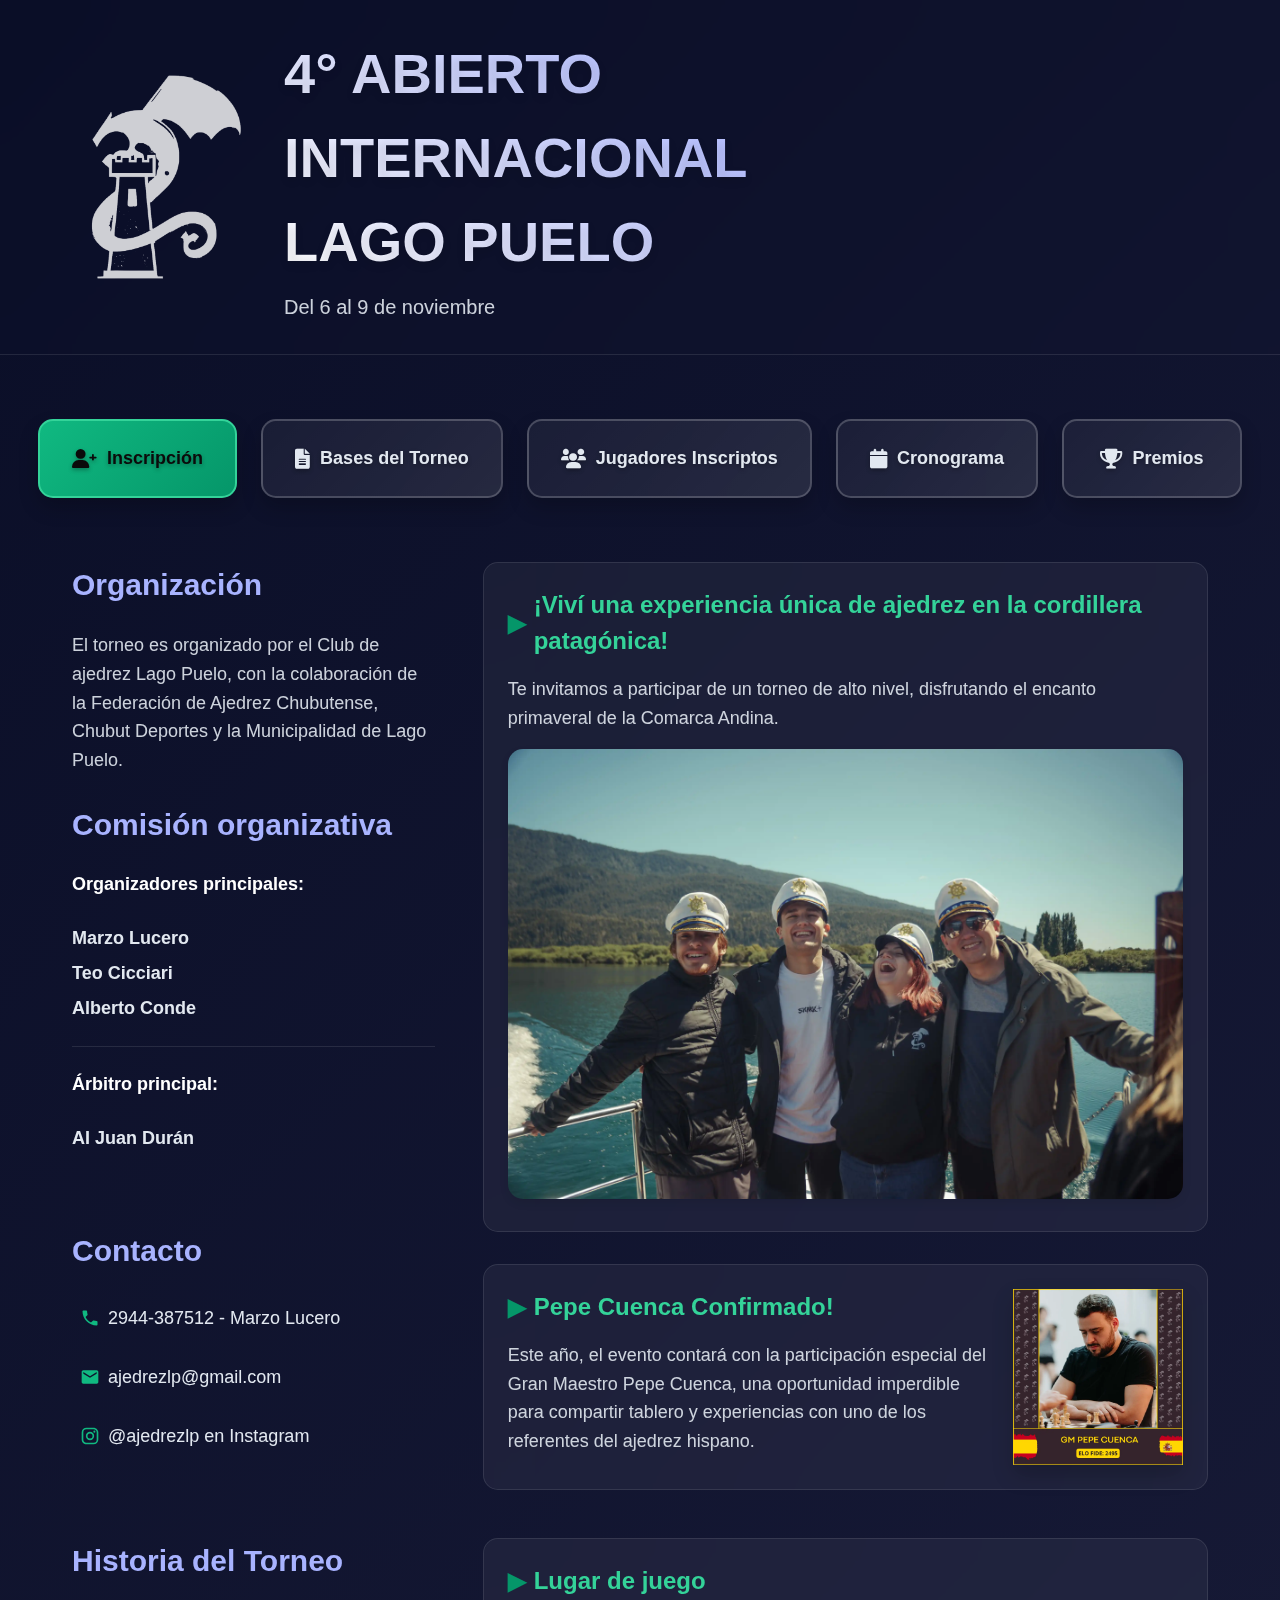
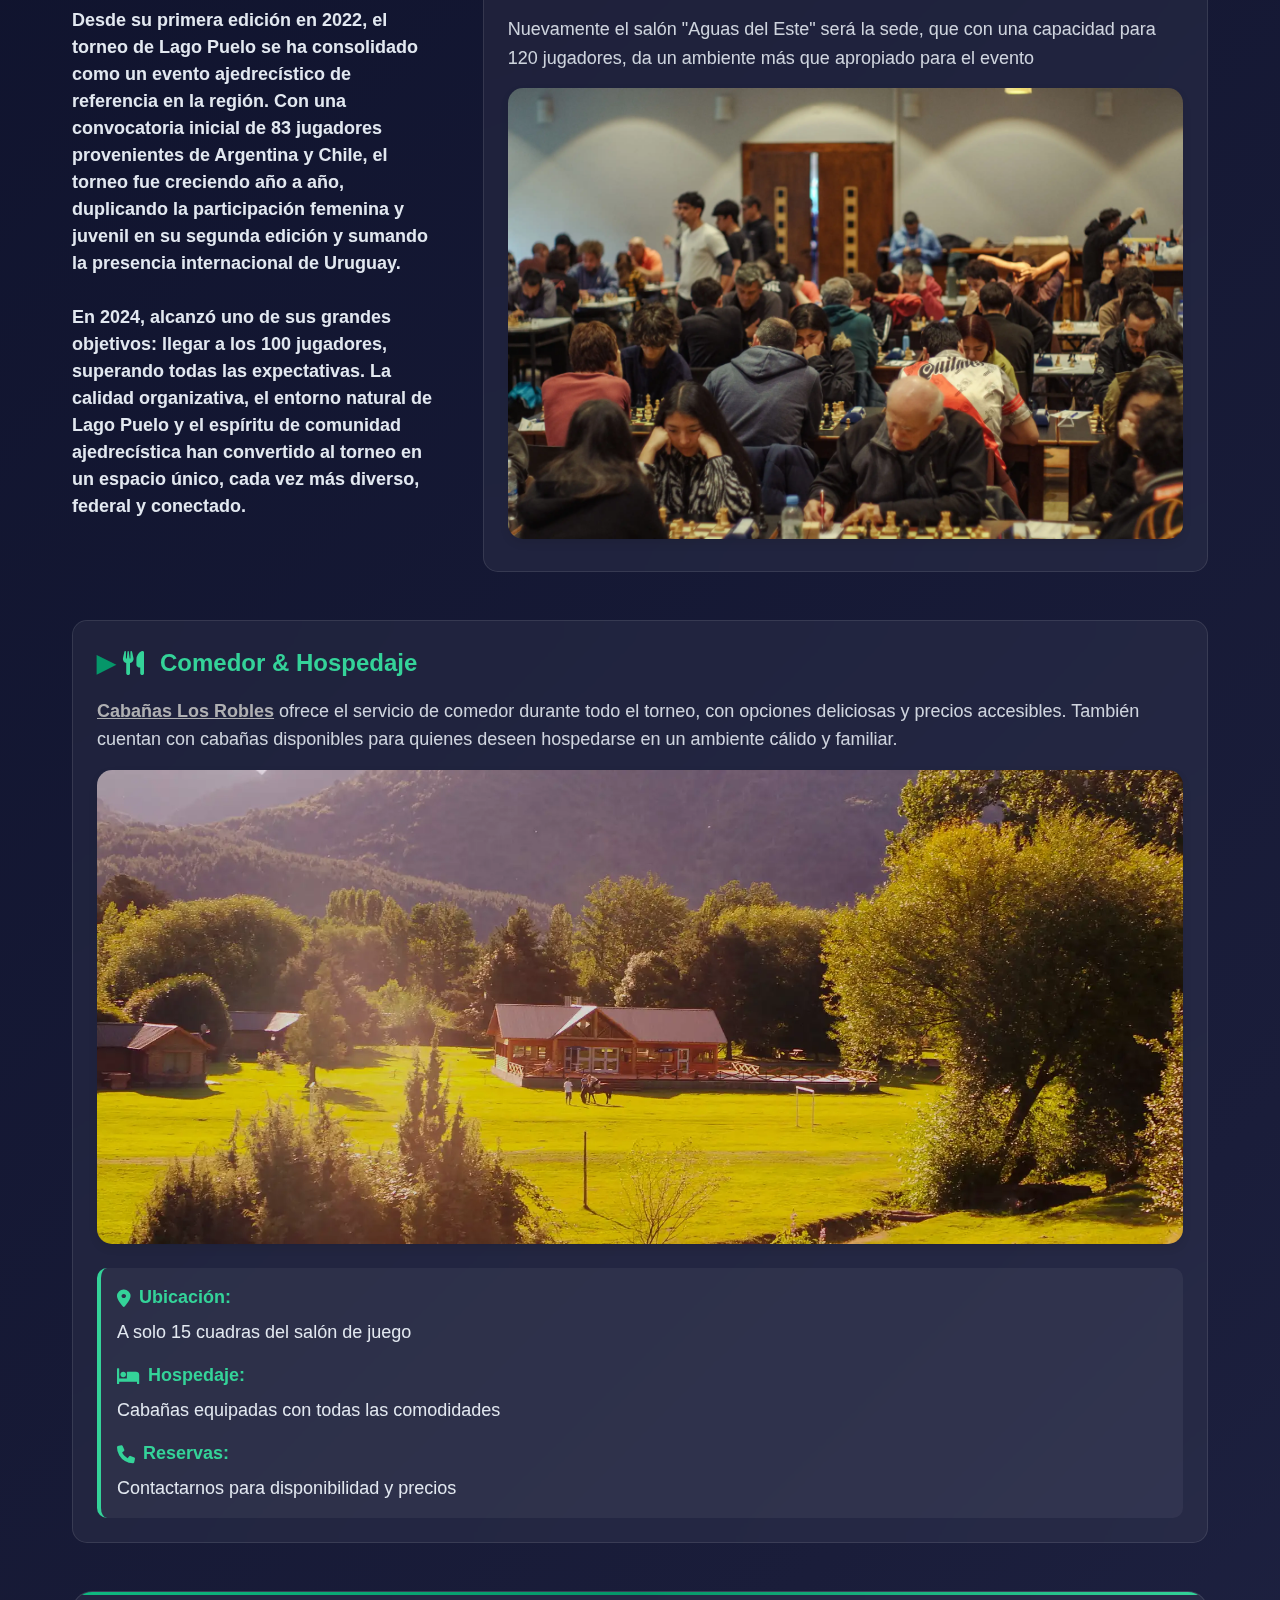
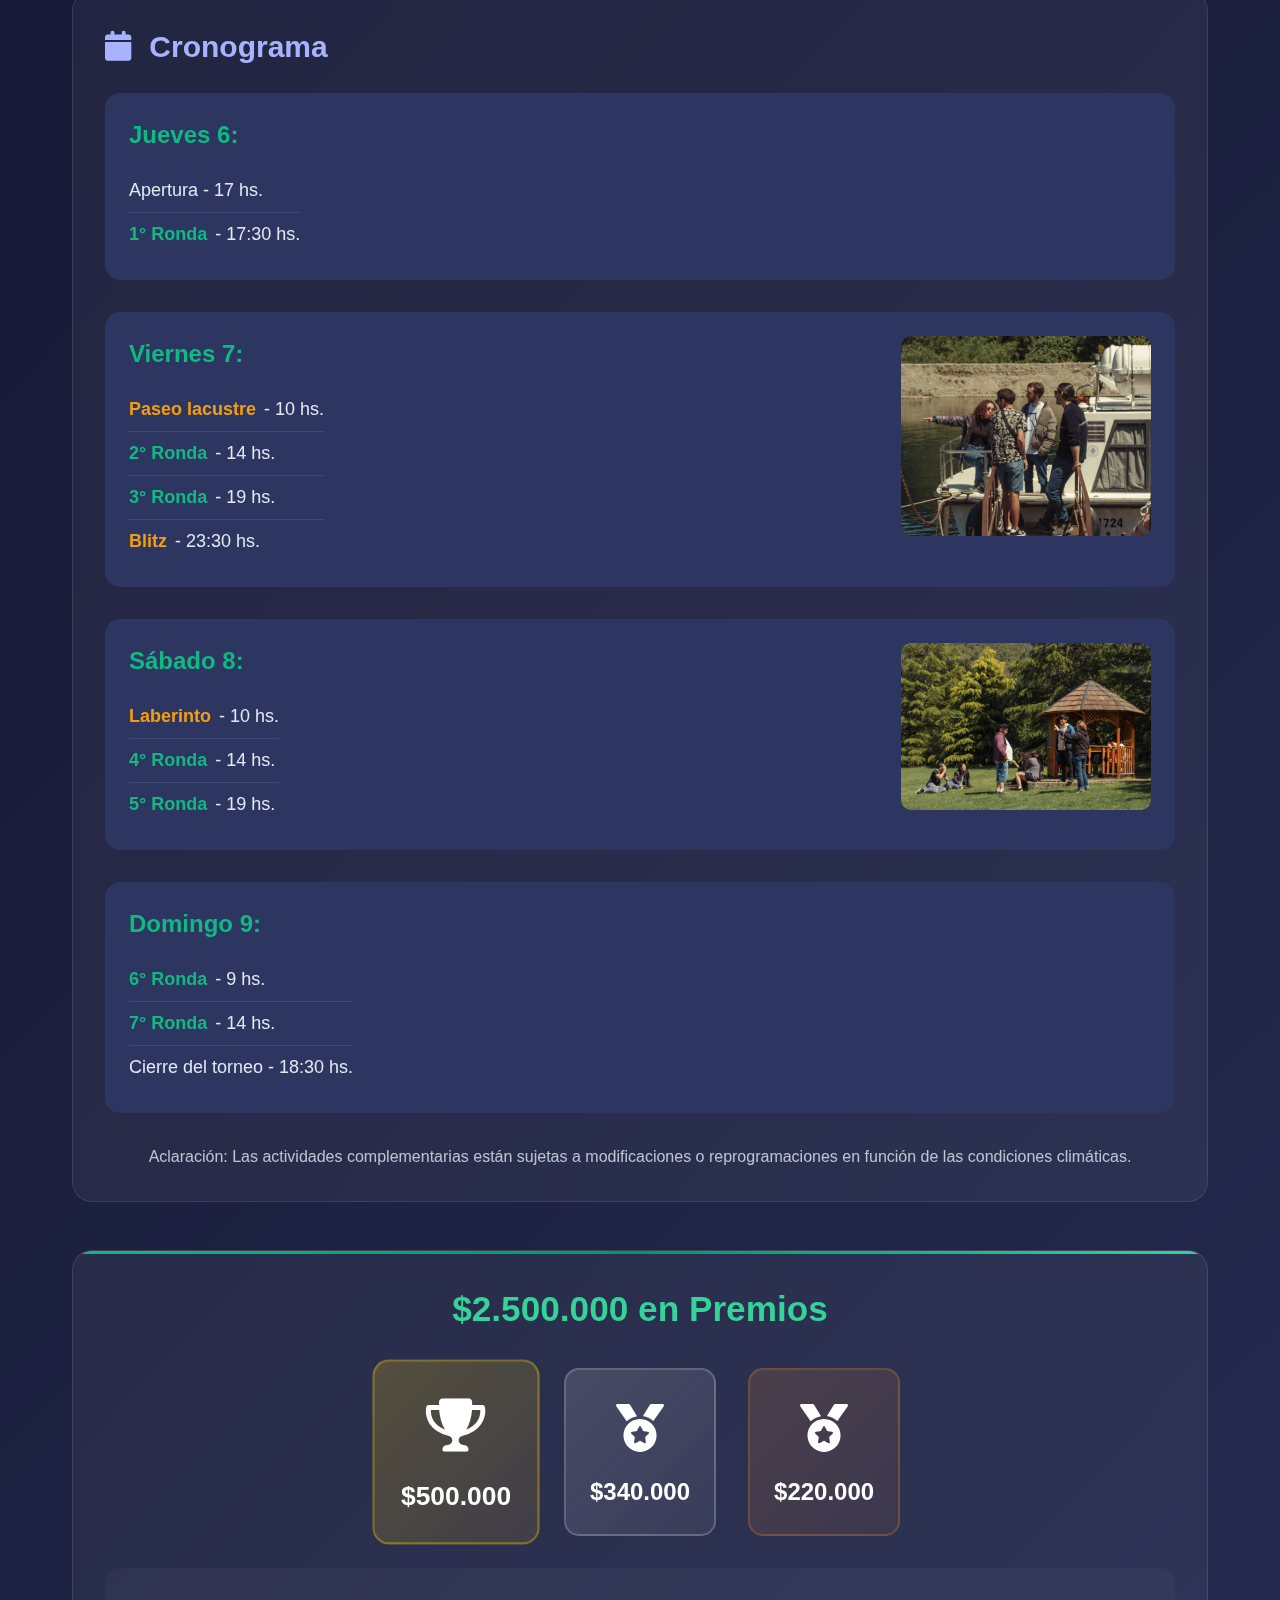
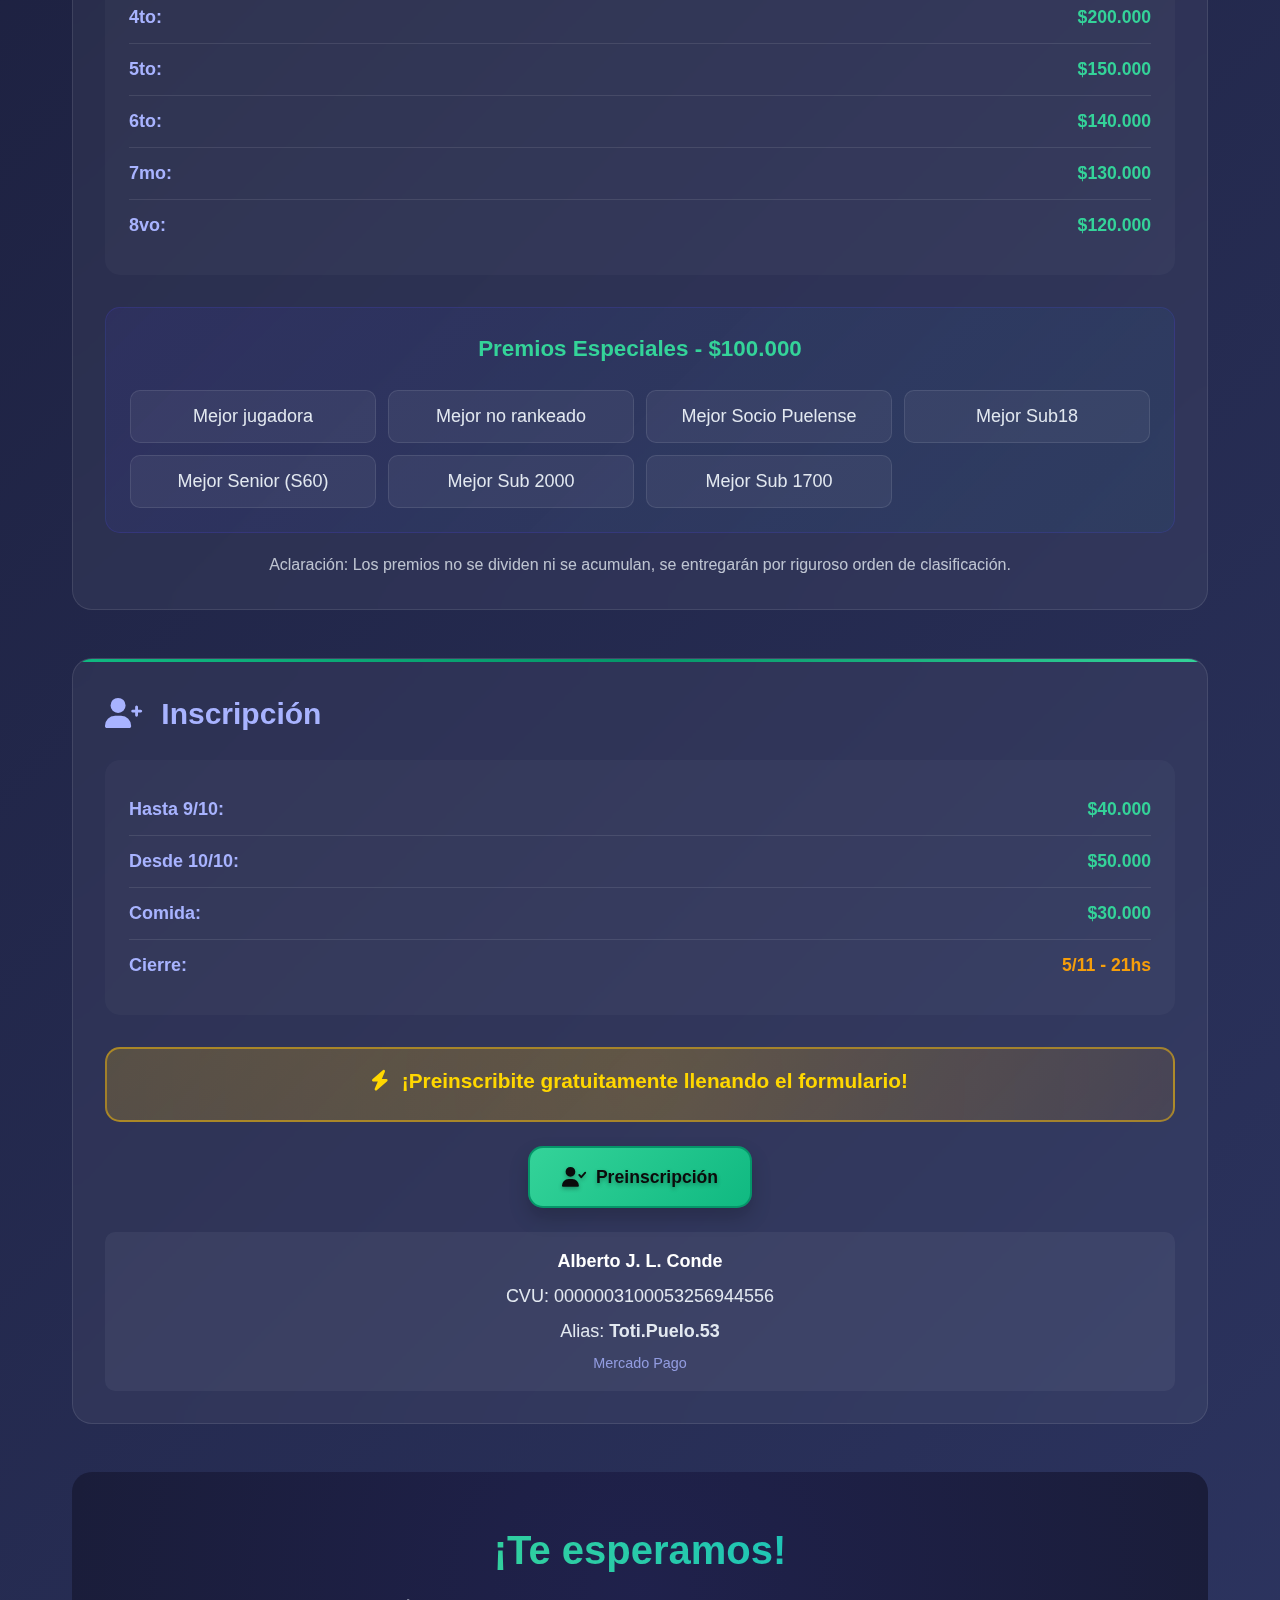
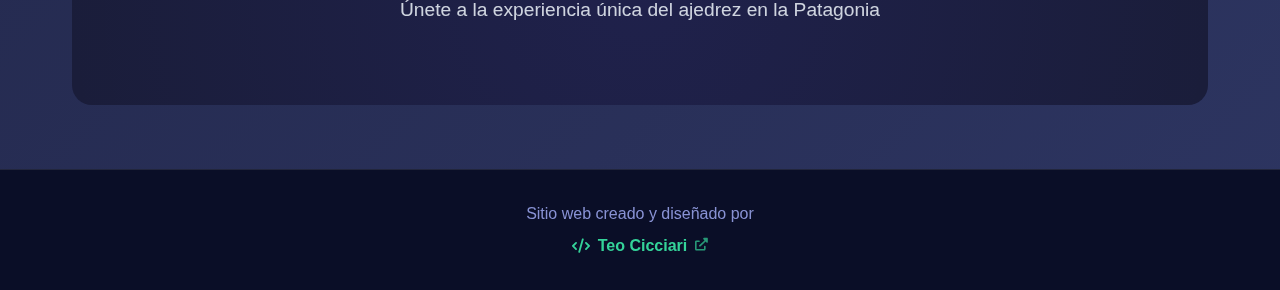
<file: IRT/index.html>
<!DOCTYPE html>
<html lang="es">
<head>
    <meta charset="UTF-8">
    <meta name="viewport" content="width=device-width, initial-scale=1.0">
    <title>4° Abierto Internacional Lago Puelo</title>

    <link href="https://cdnjs.cloudflare.com/ajax/libs/font-awesome/6.0.0-beta3/css/all.min.css" rel="stylesheet">

    <style>
        :root {
            --color-bronze: #cd7f32;
            --color-gold: #ffd700;
            --color-silver: #c0c0c0;
            --color-primary: #10b981;
            --color-secondary: #059669;
            --color-accent: #34d399;
            --color-warning: #f59e0b;
            
            /* Background Colors */
            --bg-primary: #0a0e27;
            --bg-secondary: #1a1d3a;
            --bg-tertiary: #2d3561;
            --bg-glass: rgba(255, 255, 255, 0.05);
            --bg-glass-hover: rgba(255, 255, 255, 0.1);
            --bg-glass-subtle: rgba(255, 255, 255, 0.03);
            
            /* Text Colors */
            --text-primary: #ffffff;
            --text-secondary: #e2e8f0;
            --text-muted: #a8b3ff;
            --text-accent: #4ade80;
            
            /* Border Colors */
            --border-primary: rgba(255, 255, 255, 0.1);
            --border-secondary: rgba(255, 255, 255, 0.2);
            --border-accent: rgba(79, 70, 229, 0.3);
            
            /* Typography */
            --font-family-primary: 'Segoe UI', Tahoma, Geneva, Verdana, sans-serif;
            --font-size-xs: 0.875rem;
            --font-size-sm: 1rem;
            --font-size-base: 1.125rem;
            --font-size-lg: 1.25rem;
            --font-size-xl: 1.5rem;
            --font-size-2xl: 1.875rem;
            --font-size-3xl: 2.25rem;
            --font-size-4xl: 3rem;
            --font-size-5xl: 3.5rem;
            
            --font-weight-light: 300;
            --font-weight-normal: 400;
            --font-weight-medium: 500;
            --font-weight-semibold: 600;
            --font-weight-bold: 700;
            --font-weight-extrabold: 800;
            
            --line-height-tight: 1.25;
            --line-height-base: 1.5;
            --line-height-relaxed: 1.6;
            
            /* Spacing */
            --space-xs: 0.25rem;
            --space-sm: 0.5rem;
            --space-md: 1rem;
            --space-lg: 1.5rem;
            --space-xl: 2rem;
            --space-2xl: 3rem;
            --space-3xl: 4rem;
            
            /* Border Radius */
            --radius-sm: 8px;
            --radius-md: 10px;
            --radius-lg: 15px;
            --radius-xl: 20px;
            
            /* Shadows */
            --shadow-sm: 0 4px 8px rgba(0, 0, 0, 0.1);
            --shadow-md: 0 10px 20px rgba(0, 0, 0, 0.2);
            --shadow-lg: 0 15px 30px rgba(0, 0, 0, 0.2);
            --shadow-xl: 0 20px 40px rgba(0, 0, 0, 0.3);
            
            /* Transitions */
            --transition-fast: 0.2s ease;
            --transition-base: 0.3s ease;
            --transition-slow: 0.5s ease;
            
            /* Gradients */
            --gradient-primary: linear-gradient(135deg, var(--bg-primary) 0%, var(--bg-secondary) 50%, var(--bg-tertiary) 100%);
            --gradient-text-primary: linear-gradient(45deg, var(--text-primary), var(--text-muted));
            --gradient-text-accent: linear-gradient(45deg, var(--color-accent), var(--color-secondary));
            --gradient-gold: linear-gradient(45deg, var(--color-gold), #ffed4e);
            --gradient-glass: linear-gradient(135deg, var(--bg-glass), rgba(255, 255, 255, 0.02));
        }

        * {
            margin: 0;
            padding: 0;
            box-sizing: border-box;
        }

        html {
            scroll-behavior: smooth;
        }
        
        .prizes-section, .schedule-section{
            scroll-margin-top: 40px;
        }

        body {
            font-family: var(--font-family-primary);
            background: var(--gradient-primary);
            color: var(--text-primary);
            min-height: 100vh;
            overflow-x: hidden;
            font-size: var(--font-size-base);
            line-height: var(--line-height-base);
        }

        /* Animated background particles */
        .bg-particles {
            position: fixed;
            top: 0;
            left: 0;
            width: 100%;
            height: 100%;
            z-index: -1;
            opacity: 0.1;
        }

        .particle {
            position: absolute;
            width: 2px;
            height: 2px;
            background: var(--text-primary);
            border-radius: 50%;
            animation: float 6s ease-in-out infinite;
        }

        @keyframes float {
            0%, 100% { transform: translateY(0px) rotate(0deg); }
            50% { transform: translateY(-20px) rotate(180deg); }
        }

        /* Header */
        .header {
            backdrop-filter: blur(20px);
            border-bottom: 1px solid var(--border-primary);
            padding: var(--space-xl) 0;
            position: relative;
            overflow: hidden;
        }

        .container {
            max-width: 1200px;
            margin: 0 auto;
            padding: 0 var(--space-xl);
        }

        .header-content {
            display: flex;
            align-items: center;
            gap: var(--space-xl);
            animation: slideInUp 1s ease-out;
        }

        .logo {
            width: 180px;
            display: flex;
            align-items: center;
            justify-content: center;
            position: relative;
            transition: transform var(--transition-base);
            opacity: 0.8;
        }

        .logo::after {
            content: '♛';
            font-size: var(--font-size-4xl);
            color: var(--bg-primary);
            animation: bounce 2s infinite;
        }

        @keyframes bounce {
            0%, 20%, 50%, 80%, 100% { transform: translateY(0); }
            40% { transform: translateY(-10px); }
            60% { transform: translateY(-5px); }
        }

        .title-section h1 {
            font-size: var(--font-size-5xl);
            font-weight: var(--font-weight-extrabold);
            margin-bottom: var(--space-sm);
            background: var(--gradient-text-primary);
            -webkit-background-clip: text;
            -webkit-text-fill-color: transparent;
            background-clip: text;
            text-shadow: var(--shadow-sm);
        }

        .subtitle {
            font-size: var(--font-size-lg);
            opacity: 0.9;
            font-weight: var(--font-weight-light);
            color: var(--text-secondary);
        }

        /* Tournament Buttons Styles */
        .tournament-buttons {
            display: flex;
            justify-content: center;
            gap: var(--space-lg);
            padding: var(--space-xl) 0;
            margin: var(--space-xl) 0;
            animation: slideInUp 1.2s ease-out 0.3s both;
            flex-wrap: wrap;
        }

        .btn {
            display: inline-flex;
            align-items: center;
            justify-content: center;
            padding: var(--space-lg) var(--space-xl);
            border: none;
            border-radius: var(--radius-lg);
            font-size: var(--font-size-base);
            font-weight: var(--font-weight-semibold);
            text-decoration: none;
            cursor: pointer;
            transition: all var(--transition-base);
            position: relative;
            overflow: hidden;
            min-width: 180px;
            box-shadow: var(--shadow-md);
            backdrop-filter: blur(20px);
        }

        .btn::before {
            content: '';
            position: absolute;
            top: 0;
            left: -100%;
            width: 100%;
            height: 100%;
            background: linear-gradient(90deg, transparent, rgba(255, 255, 255, 0.2), transparent);
            transition: left var(--transition-slow);
        }

        .btn-tournament {
            background: linear-gradient(135deg, var(--color-primary), var(--color-secondary));
            color: rgb(11, 11, 11);
            border: 2px solid var(--color-accent);
            text-shadow: 0 2px 4px rgba(0, 0, 0, 0.3);
        }

        .btn-secondary {
            background: linear-gradient(135deg, var(--bg-glass), var(--bg-glass-hover));
            color: var(--text-secondary);
            border: 2px solid var(--border-secondary);
        }

        .btn i {
            font-size: 1.1em;
            transition: transform var(--transition-base);
        }

        /* Main content */
        .main-content {
            padding-bottom: var(--space-3xl);
            animation: fadeIn 1.5s ease-out 0.5s both;
        }

        .content-grid {
            display: grid;
            grid-template-columns: 1fr 2fr;
            gap: var(--space-2xl);
            margin-bottom: var(--space-2xl);
        }

        .info-card {
            background: var(--bg-glass);
            backdrop-filter: blur(20px);
            border: 1px solid var(--border-primary);
            border-radius: var(--radius-xl);
            padding: var(--space-xl);
            position: relative;
            overflow: hidden;
            transition: all var(--transition-base);
            color: var(--text-primary);
        }

        .info-card::before {
            content: '';
            position: absolute;
            top: 0;
            left: 0;
            right: 0;
            height: 3px;
            background: linear-gradient(90deg, var(--color-primary), var(--color-secondary), var(--color-accent));
            border-radius: var(--radius-xl) var(--radius-xl) 0 0;
        }

        .card-title {
            font-size: var(--font-size-2xl);
            font-weight: var(--font-weight-bold);
            margin-bottom: var(--space-lg);
            color: var(--text-muted);
        }

        .organizers {
            margin-bottom: var(--space-xl);
            color: var(--text-primary);
        }

        .organizer {
            margin-bottom: var(--space-sm);
            font-weight: var(--font-weight-semibold);
            color: var(--text-secondary);
        }

        .arbitro {
            margin-top: var(--space-lg);
            padding-top: var(--space-lg);
            border-top: 1px solid var(--border-primary);
            color: var(--text-primary);
        }

        .contact-info {
            margin-top: var(--space-xs);
            color: var(--text-primary);
        }

        .contact-item {
            display: flex;
            align-items: center;
            gap: var(--space-sm);
            margin-bottom: var(--space-md);
            padding: var(--space-sm);
            border-radius: var(--radius-md);
            transition: all var(--transition-base);
            color: var(--text-secondary);
        }

        .contact-icon {
            width: 20px;
            height: 20px;
            fill: var(--color-primary);
        }

        /* Right column content */
        .event-details {
            display: flex;
            flex-direction: column;
            gap: var(--space-xl);
        }

        .detail-section {
            background: var(--bg-glass);
            backdrop-filter: blur(20px);
            border: 1px solid var(--border-primary);
            border-radius: var(--radius-lg);
            padding: var(--space-lg);
            position: relative;
            transition: all var(--transition-base);
            align-items: start;
            height: fit-content;
            color: var(--text-primary);
        }

        .detail-title {
            font-size: var(--font-size-xl);
            font-weight: var(--font-weight-semibold);
            color: var(--color-accent);
            margin-bottom: var(--space-md);
            display: flex;
            align-items: center;
            gap: var(--space-sm);
        }

        .detail-title::before {
            content: '▶';
            color: var(--color-secondary);
            transition: transform var(--transition-base);
        }

        .detail-text {
            line-height: var(--line-height-relaxed);
            opacity: 0.9;
            color: var(--text-secondary);
        }
        
        .detail-image {
            width: 100%;
            height: auto;
            border-radius: var(--radius-lg);
            margin-top: var(--space-md);
            box-shadow: var(--shadow-sm);
        }

        /* Pepe section styles */
        .pepe-section {
            overflow: visible;
        }
        
        .pepe-content {
            display: flex;
            flex-wrap: wrap;
            gap: var(--space-lg);
            align-items: flex-start;
        }
        
        .pepe-text {
            flex: 1;
            min-width: 250px;
        }
        
        .pepe-image-container {
            flex-shrink: 0;
            display: flex;
            justify-content: center;
            align-items: flex-start;
        }
        
        .pepe-image {
            width: 170px;
            object-fit: cover;
            box-shadow: var(--shadow-md);
            transition: transform var(--transition-base);
        }

        /* CTA Section */
        .cta-section {
            text-align: center;
            padding: 3rem;
            background: var(--bg-secondary);
            backdrop-filter: blur(20px);
            border-radius: 20px;
            margin-top: 3rem;
            position: relative;
            overflow: hidden;
            color: var(--text-primary);
        }

        .cta-section::before {
            content: '';
            position: absolute;
            top: -50%;
            left: -50%;
            width: 200%;
            height: 200%;
            background: radial-gradient(circle, rgba(79, 70, 229, 0.1) 0%, transparent 50%);
            animation: rotate 10s linear infinite;
        }

        @keyframes rotate {
            0% { transform: rotate(0deg); }
            100% { transform: rotate(360deg); }
        }

        .cta-title {
            font-size: 2.5rem;
            font-weight: 800;
            margin-bottom: 1rem;
            background: linear-gradient(45deg, #4ade80, #06b6d4);
            -webkit-background-clip: text;
            -webkit-text-fill-color: transparent;
            background-clip: text;
            position: relative;
            z-index: 1;
        }

        .cta-text {
            font-size: 1.2rem;
            margin-bottom: 2rem;
            opacity: 0.9;
            position: relative;
            z-index: 1;
            color: var(--text-secondary);
        }

        /* Animations */
        @keyframes slideInUp {
            from {
                transform: translateY(50px);
                opacity: 0;
            }
            to {
                transform: translateY(0);
                opacity: 1;
            }
        }

        @keyframes fadeIn {
            from {
                opacity: 0;
                transform: translateY(20px);
            }
            to {
                opacity: 1;
                transform: translateY(0);
            }
        }

        /* Schedule Styles */
        .schedule-section, .prizes-section {
            margin: 3rem 0;
        }

        .schedule-day {
            margin-bottom: 2rem;
            padding: 1.5rem;
            background: var(--bg-tertiary);
            border-radius: 15px;
            transition: all 0.3s ease;
            display: flex;
            justify-content: space-between;
            color: var(--text-primary);
        }

        .schedule-day img {
            width: 200px;
            height: fit-content;
            margin-left: 1rem;
            border-radius: 10px;
        }

        .day-title {
            color: var(--color-primary);
            font-size: 1.5rem;
            font-weight: 700;
            margin-bottom: 1rem;
            display: flex;
            align-items: center;
            gap: 0.5rem;
        }

        .schedule-list {
            list-style: none;
            padding: 0;
        }

        .schedule-list li {
            padding: 0.5rem 0;
            border-bottom: 1px solid rgba(255, 255, 255, 0.1);
            display: flex;
            align-items: center;
            gap: 0.5rem;
            transition: all 0.3s ease;
            color: var(--text-secondary);
        }

        .schedule-list li:last-child {
            border-bottom: none;
        }

        .schedule-list li strong {
            color: var(--color-primary);
            font-weight: 700;
        }

        .schedule-list li em {
            color: var(--color-warning);
            font-style: normal;
            font-weight: 600;
        }

        /* Prizes Styles */
        .prizes-title {
            text-align: center;
            font-size: 2.2rem;
            background: var(--color-accent);
            -webkit-background-clip: text;
            -webkit-text-fill-color: transparent;
            background-clip: text;
            margin-bottom: 2rem;
        }

        .podium-prizes {
            display: flex;
            justify-content: center;
            gap: 2rem;
            margin-bottom: 2rem;
            flex-wrap: wrap;
        }

        .prize-item {
            text-align: center;
            padding: 1.5rem;
            border-radius: 15px;
            transition: all 0.3s ease;
            min-width: 150px;
            color: var(--text-primary);
        }

        .first-place {
            background: linear-gradient(135deg, rgba(255, 215, 0, 0.2), rgba(255, 193, 7, 0.1));
            border: 2px solid rgba(255, 215, 0, 0.3);
            transform: scale(1.1);
        }

        .second-place {
            background: linear-gradient(135deg, rgba(192, 192, 192, 0.2), rgba(169, 169, 169, 0.1));
            border: 2px solid rgba(192, 192, 192, 0.3);
        }

        .third-place {
            background: linear-gradient(135deg, rgba(205, 127, 50, 0.2), rgba(184, 115, 51, 0.1));
            border: 2px solid rgba(205, 127, 50, 0.3);
        }

        .prize-medal {
            font-size: 3rem;
            margin-bottom: 0.5rem;
        }

        .prize-amount {
            font-size: 1.5rem;
            font-weight: 800;
            color: #ffffff;
        }

        .other-prizes {
            background: rgba(255, 255, 255, 0.03);
            border-radius: 15px;
            padding: 1.5rem;
            margin-bottom: 2rem;
            color: var(--text-primary);
        }

        .prize-row {
            display: flex;
            justify-content: space-between;
            align-items: center;
            padding: 0.75rem 0;
            border-bottom: 1px solid rgba(255, 255, 255, 0.1);
            transition: all 0.3s ease;
            color: var(--text-secondary);
        }

        .prize-row:last-child {
            border-bottom: none;
        }

        .position {
            font-weight: 600;
            color: #a8b3ff;
        }

        .amount {
            font-weight: 700;
            color: var(--color-accent);
            font-size: 1.1rem;
        }

        .special-prizes {
            background: linear-gradient(135deg, rgba(79, 70, 229, 0.1), rgba(6, 182, 212, 0.05));
            border-radius: 15px;
            padding: 1.5rem;
            border: 1px solid rgba(79, 70, 229, 0.2);
            color: var(--text-primary);
        }

        .special-title {
            text-align: center;
            color: var(--color-accent);
            font-size: 1.4rem;
            margin-bottom: 1.5rem;
            font-weight: 700;
        }

        .special-list {
            display: grid;
            grid-template-columns: repeat(auto-fit, minmax(200px, 1fr));
            gap: 0.75rem;
        }

        .special-item {
            background: rgba(255, 255, 255, 0.05);
            padding: 0.75rem 1rem;
            border-radius: 10px;
            text-align: center;
            border: 1px solid rgba(255, 255, 255, 0.1);
            transition: all 0.3s ease;
            font-weight: 500;
            color: var(--text-secondary);
        }

        /* ======= HOVER EFFECTS SOLO PARA DESKTOP ======= */
        @media (hover: hover) and (pointer: fine) {
            .logo:hover {
                transform: scale(1.05) rotate(2deg);
            }

            .btn:hover::before {
                left: 100%;
            }

            .btn-tournament:hover {
                transform: translateY(-3px) scale(1.02);
                box-shadow: var(--shadow-xl);
                background: linear-gradient(135deg, var(--color-secondary), var(--color-accent));
                border-color: var(--color-primary);
            }

            .btn-tournament:active {
                transform: translateY(-1px) scale(0.98);
                box-shadow: var(--shadow-sm);
            }

            .btn-secondary:hover {
                background: linear-gradient(135deg, var(--bg-glass-hover), rgba(255, 255, 255, 0.15));
                color: var(--text-primary);
                border-color: var(--color-accent);
                transform: translateY(-3px) scale(1.02);
                box-shadow: var(--shadow-xl);
            }

            .btn-secondary:active {
                transform: translateY(-1px) scale(0.98);
                box-shadow: var(--shadow-sm);
            }

            .btn:hover i {
                transform: scale(1.2);
            }

            .info-card:hover {
                transform: translateY(-5px);
                box-shadow: var(--shadow-lg);
                border-color: var(--border-secondary);
            }

            .contact-item:hover {
                background: var(--bg-glass-hover);
                transform: translateX(5px);
                color: var(--text-primary);
            }

            .detail-section:hover {
                transform: translateY(-3px);
                box-shadow: var(--shadow-lg);
            }

            .detail-section:hover .detail-title::before {
                transform: rotate(90deg);
            }

            .schedule-day:hover {
                background: rgba(255, 255, 255, 0.08);
                transform: translateX(5px);
            }

            .schedule-list li:hover {
                padding-left: 1rem;
                color: var(--color-primary);
            }

            .prize-item:hover {
                transform: scale(1.05) translateY(-5px);
                box-shadow: 0 15px 30px rgba(0, 0, 0, 0.2);
            }

            .first-place:hover {
                transform: scale(1.15) translateY(-5px);
            }

            .prize-row:hover {
                background: rgba(255, 255, 255, 0.05);
                padding-left: 1rem;
                border-radius: 8px;
                color: var(--text-primary);
            }

            .special-item:hover {
                background: rgba(255, 255, 255, 0.1);
                transform: translateY(-2px);
                color: #4ade80;
            }
        }

        /* ======= ESTILOS MÓVILES ======= */
        @media (max-width: 768px) {
            /* Hide particles on mobile for performance */
            .bg-particles {
                display: none;
            }
            
            /* Header Mobile */
            .header {
                padding: var(--space-lg) 0;
            }
            
            .header-content {
                flex-direction: column;
                text-align: center;
                gap: var(--space-lg);
            }

            .title-section h1 {
                font-size: var(--font-size-3xl);
                line-height: 1.2;
            }
            
            .subtitle {
                font-size: var(--font-size-base);
            }

            .container {
                padding: 0 var(--space-md);
            }

            .logo {
                width: 100px;
            }

            .logo::after {
                font-size: var(--font-size-3xl);
            }

            /* Tournament Buttons Mobile */
            .tournament-buttons {
                flex-direction: column;
                align-items: center;
                gap: var(--space-md);
                padding: var(--space-lg) var(--space-md);
                margin: var(--space-lg) 0;
            }
            
            .btn {
                width: 100%;
                max-width: 320px;
                padding: var(--space-md) var(--space-lg);
                font-size: var(--font-size-sm);
                min-width: auto;
            }

            /* Content Grid Mobile */
            .content-grid {
                grid-template-columns: 1fr;
                gap: var(--space-lg);
                margin-bottom: var(--space-lg);
            }

            /* Reorder sections on mobile */
            .event-details.organization-info {
                order: 2;
            }

            .event-details.main-info {
                order: 1;
            }

            /* Cards Mobile */
            .info-card, .detail-section {
                padding: var(--space-lg);
                border-radius: var(--radius-lg);
            }

            .card-title {
                font-size: var(--font-size-xl);
                margin-bottom: var(--space-md);
            }

            .detail-title {
                font-size: var(--font-size-lg);
                margin-bottom: var(--space-sm);
            }

            /* Pepe section mobile */
            .pepe-content {
                flex-direction: column;
                align-items: center;
                gap: var(--space-lg);
            }
            
            .pepe-text {
                min-width: auto;
            }
            
            .pepe-image-container {
                order: -1;
                width: 100%;
                max-width: 300px;
            }
            
            .pepe-image {
                width: 100%;
                height: auto;
                aspect-ratio: 1;
                max-width: 250px;
                margin: 0 auto;
                display: block;
            }

            /* Schedule Mobile */
            .schedule-day {
                flex-direction: column;
                padding: var(--space-lg);
                margin-bottom: var(--space-lg);
            }

            .schedule-day img {
                width: 100%;
                max-width: 200px;
                margin: var(--space-md) 0 0 0;
                align-self: center;
            }

            .day-title {
                font-size: var(--font-size-lg);
                margin-bottom: var(--space-sm);
            }

            .schedule-list li {
                font-size: var(--font-size-sm);
                padding: var(--space-xs) 0;
            }

            /* Prizes Mobile */
            .prizes-title {
                font-size: var(--font-size-2xl);
                margin-bottom: var(--space-lg);
            }

            .podium-prizes {
                flex-direction: column;
                align-items: center;
                gap: var(--space-lg);
            }

            .prize-item {
                min-width: 200px;
                padding: var(--space-lg);
            }

            .first-place {
                transform: none;
                order: 1;
            }

            .second-place {
                order: 2;
            }

            .third-place {
                order: 3;
            }

            .prize-medal {
                font-size: 2.5rem;
            }

            .prize-amount {
                font-size: var(--font-size-xl);
            }

            /* Special Prizes Mobile */
            .special-list {
                grid-template-columns: 1fr;
                gap: var(--space-sm);
            }

            .special-item {
                padding: var(--space-sm) var(--space-md);
                font-size: var(--font-size-sm);
            }

            .special-title {
                font-size: var(--font-size-lg);
                margin-bottom: var(--space-md);
            }

            /* Other Prizes Mobile */
            .other-prizes {
                padding: var(--space-lg);
            }

            .prize-row {
                padding: var(--space-sm) 0;
                font-size: var(--font-size-sm);
            }

            /* CTA Mobile */
            .cta-section {
                padding: var(--space-xl);
                margin-top: var(--space-xl);
            }

            .cta-title {
                font-size: var(--font-size-2xl);
            }

            .cta-text {
                font-size: var(--font-size-base);
                margin-bottom: var(--space-lg);
            }

            /* Contact Items Mobile */
            .contact-item {
                padding: var(--space-sm);
                font-size: var(--font-size-sm);
                flex-wrap: wrap;
            }

            .contact-icon {
                width: 18px;
                height: 18px;
                flex-shrink: 0;
            }

            /* Image Optimizations Mobile */
            .detail-image {
                margin-top: var(--space-sm);
            }

            /* Performance optimizations for mobile */
            .btn::before {
                display: none;
            }

            .cta-section::before {
                animation: none;
            }

            /* Reduce transition duration for better performance */
            * {
                transition-duration: 0.2s !important;
            }

            /* Simplify gradients for better performance */
            .btn-tournament {
                background: var(--color-primary);
            }

            .btn-secondary {
                background: var(--bg-glass);
            }

            .first-place {
                background: rgba(255, 215, 0, 0.1);
            }

            .second-place {
                background: rgba(192, 192, 192, 0.1);
            }

            .third-place {
                background: rgba(205, 127, 50, 0.1);
            }
        }

        /* Extra small mobile devices */
        @media (max-width: 480px) {
            .container {
                padding: 0 var(--space-lg);
            }

            .header {
                padding: var(--space-md) 0;
            }

            .title-section h1 {
                font-size: var(--font-size-2xl);
            }

            .btn {
                padding: var(--space-sm) var(--space-md);
                font-size: var(--font-size-xs);
                max-width: 280px;
            }

            .btn i {
                margin-right: 6px !important;
                font-size: 1em;
            }

            .tournament-buttons {
                padding: var(--space-md) var(--space-sm);
            }

            .info-card, .detail-section {
                padding: var(--space-md);
            }

            .card-title {
                font-size: var(--font-size-lg);
            }

            .detail-title {
                font-size: var(--font-size-base);
            }

            .schedule-day {
                padding: var(--space-md);
            }

            .day-title {
                font-size: var(--font-size-base);
            }

            .prizes-title {
                font-size: var(--font-size-xl);
            }

            .prize-item {
                min-width: 180px;
                padding: var(--space-md);
            }

            .prize-medal {
                font-size: 2rem;
            }

            .prize-amount {
                font-size: var(--font-size-lg);
            }

            .cta-title {
                font-size: var(--font-size-xl);
            }

            .cta-text {
                font-size: var(--font-size-sm);
            }

            .cta-section {
                padding: var(--space-lg);
            }

            .pepe-image-container {
                width: 100%;
                max-width: 250px;
            }

            .pepe-image {
                width: 100%;
                height: auto;
                aspect-ratio: 1;
                max-width: 200px;
            }

            /* Reduce spacing for very small screens */
            .schedule-section, .prizes-section {
                margin: var(--space-xl) 0;
            }

            .main-content {
                padding-bottom: var(--space-xl);
            }
        }

        /* Landscape mobile optimization */
        @media (max-width: 768px) and (orientation: landscape) {
            .header {
                padding: var(--space-md) 0;
            }

            .header-content {
                flex-direction: row;
                justify-content: center;
                gap: var(--space-lg);
            }

            .title-section h1 {
                font-size: var(--font-size-2xl);
            }

            .tournament-buttons {
                flex-direction: row;
                flex-wrap: wrap;
                justify-content: center;
                padding: var(--space-md) 0;
            }

            .btn {
                flex: 1;
                min-width: 140px;
                max-width: 160px;
                padding: var(--space-sm) var(--space-md);
                font-size: var(--font-size-xs);
            }
        }

        /* Touch-friendly improvements */
        @media (hover: none) and (pointer: coarse) {
            .btn {
                min-height: 44px;
            }

            .contact-item {
                min-height: 44px;
                display: flex;
                align-items: center;
            }

            .schedule-list li {
                min-height: 40px;
                display: flex;
                align-items: center;
            }

            .prize-row {
                min-height: 44px;
            }

            .special-item {
                min-height: 44px;
                display: flex;
                align-items: center;
                justify-content: center;
            }
        }

        /* Waves decoration */
        .waves {
            position: absolute;
            right: 2rem;
            top: 50%;
            transform: translateY(-50%);
            opacity: 0.1;
            font-size: 2rem;
        }

        @media (max-width: 768px) {
            .waves {
                display: none;
            }
        }
    </style>
</head>
<body>
    <!-- Animated background particles -->
    <div class="bg-particles" id="particles"></div>

    <!-- Header -->
    <header class="header">
        <div class="container">
            <div class="header-content">
                <img class="logo" src="logo.png" alt="Logo Torneo" onerror="this.style.display='none'">
                <div class="title-section">
                    <h1>4° ABIERTO<br>INTERNACIONAL<br>LAGO PUELO</h1>
                    <p class="subtitle">Del 6 al 9 de noviembre</p>
                </div>
            </div>
        </div>
    </header>
    
    <div class="tournament-buttons">
        <a href="#registration" class="btn btn-tournament" rel="noopener">
            <i class="fas fa-user-plus" style="margin-right: 10px;"></i> Inscripción
        </a>
        <a href="https://docs.google.com/document/d/1w5dkedGwOve2WF-eROfZeL2WTsRBPHtwdmYoDHVjPko/edit?usp=sharing" class="btn btn-tournament btn-secondary" target="_blank" rel="noopener">
            <i class="fas fa-file-alt" style="margin-right: 10px;"></i> Bases del Torneo
        </a>
        <a href="https://s2.chess-results.com/tnrWZ.aspx?lan=2&SNode=S0&tno=1224490" class="btn btn-tournament btn-secondary" target="_blank" rel="noopener">
            <i class="fas fa-users" style="margin-right: 10px;"></i> Jugadores Inscriptos
        </a>
        <a href="#schedule" class="btn btn-tournament btn-secondary">
            <i class="fas fa-calendar" style="margin-right: 10px;"></i> Cronograma
        </a>
        <a href="#prizes" class="btn btn-tournament btn-secondary">
            <i class="fas fa-trophy" style="margin-right: 10px;"></i> Premios
        </a>
    </div>

    <!-- Main Content -->
    <main class="main-content">
        <div class="container">
            <div class="content-grid">
                <!-- Left Column - Organization Info (will be reordered on mobile) -->
                <div class="event-details organization-info">
                    <div class="organizers">
                        <h3 class="card-title">Organización</h3>
                        <p class="detail-text">El torneo es organizado por el Club de ajedrez Lago Puelo, con la colaboración de la Federación de Ajedrez Chubutense, Chubut Deportes y la Municipalidad de Lago Puelo.</p>
                        <br>
                        <h3 class="card-title">Comisión organizativa</h3>
                        <p><strong>Organizadores principales:</strong></p><br>
                        <div class="organizer">Marzo Lucero</div>
                        <div class="organizer">Teo Cicciari</div>
                        <div class="organizer">Alberto Conde</div>
                        
                        <div class="arbitro">
                            <p><strong>Árbitro principal:</strong></p><br>
                            <div class="organizer">AI Juan Durán</div>
                        </div>
                    </div>

                    <div class="contact-info">
                        <h3 class="card-title">Contacto</h3>
                        <div class="contact-item">
                            <svg class="contact-icon" viewBox="0 0 24 24">
                                <path d="M6.62 10.79c1.44 2.83 3.76 5.14 6.59 6.59l2.2-2.2c.27-.27.67-.36 1.02-.24 1.12.37 2.33.57 3.57.57.55 0 1 .45 1 1V20c0 .55-.45 1-1 1-9.39 0-17-7.61-17-17 0-.55.45-1 1-1h3.5c.55 0 1 .45 1 1 0 1.25.2 2.45.57 3.57.11.35.03.74-.25 1.02l-2.2 2.2z"/>
                            </svg>
                            <span>2944-387512 - Marzo Lucero</span>
                        </div>
                        <div class="contact-item">
                            <svg class="contact-icon" viewBox="0 0 24 24">
                                <path d="M20 4H4c-1.1 0-1.99.9-1.99 2L2 18c0 1.1.9 2 2 2h16c1.1 0 2-.9 2-2V6c0-1.1-.9-2-2-2zm0 4l-8 5-8-5V6l8 5 8-5v2z"/>
                            </svg>
                            <span>ajedrezlp@gmail.com</span>
                        </div>
                        <div class="contact-item">
                            <svg class="contact-icon" viewBox="0 0 24 24">
                                <path d="M7.8 2h8.4C19.4 2 22 4.6 22 7.8v8.4a5.8 5.8 0 0 1-5.8 5.8H7.8C4.6 22 2 19.4 2 16.2V7.8A5.8 5.8 0 0 1 7.8 2m-.2 2A3.6 3.6 0 0 0 4 7.6v8.8C4 18.39 5.61 20 7.6 20h8.8a3.6 3.6 0 0 0 3.6-3.6V7.6C20 5.61 18.39 4 16.4 4H7.6m9.65 1.5a1.25 1.25 0 0 1 1.25 1.25A1.25 1.25 0 0 1 17.25 8 1.25 1.25 0 0 1 16 6.75a1.25 1.25 0 0 1 1.25-1.25M12 7a5 5 0 0 1 5 5 5 5 0 0 1-5 5 5 5 0 0 1-5-5 5 5 0 0 1 5-5m0 2a3 3 0 0 0-3 3 3 3 0 0 0 3 3 3 3 0 0 0 3-3 3 3 0 0 0-3-3z"/>
                            </svg>
                            <span>@ajedrezlp en Instagram</span>
                        </div>
                    </div>
                </div>

                <!-- Right Column - Event Details (will appear first on mobile) -->
                <div class="event-details main-info">
                    <div class="detail-section">
                        <h3 class="detail-title">¡Viví una experiencia única de ajedrez en la cordillera patagónica!</h3>
                        <p class="detail-text">Te invitamos a participar de un torneo de alto nivel, disfrutando el encanto primaveral de la Comarca Andina.</p>
                        <img class="detail-image" src="lago_copy.webp" alt="Lago Puelo" onerror="this.style.display='none'">
                    </div>
                    
                    <div class="detail-section pepe-section">
                        <div class="pepe-content">
                            <div class="pepe-text">
                                <h3 class="detail-title">Pepe Cuenca Confirmado!</h3>
                                <p class="detail-text">Este año, el evento contará con la participación especial del Gran Maestro Pepe Cuenca, una oportunidad imperdible para compartir tablero y experiencias con uno de los referentes del ajedrez hispano.</p>
                                
                            </div>
                            <div class="pepe-image-container">
                                <img class="pepe-image" src="pepe_copy.webp" alt="Pepe Cuenca" onerror="this.style.display='none'">
                            </div>
                        </div>
                    </div>
                </div>
            </div>

            <div class="content-grid">
                <div class="event-details">
                    <div class="organizers">
                        <h3 class="card-title">Historia del Torneo</h3>
                        <div class="organizer">
                            <p>Desde su primera edición en 2022, el torneo de Lago Puelo se ha consolidado como un evento ajedrecístico de referencia en la región. Con una convocatoria inicial de 83 jugadores provenientes de Argentina y Chile, el torneo fue creciendo año a año, duplicando la participación femenina y juvenil en su segunda edición y sumando la presencia internacional de Uruguay.</p><br> 
                            <p>En 2024, alcanzó uno de sus grandes objetivos: llegar a los 100 jugadores, superando todas las expectativas. La calidad organizativa, el entorno natural de Lago Puelo y el espíritu de comunidad ajedrecística han convertido al torneo en un espacio único, cada vez más diverso, federal y conectado.</p>
                        </div>
                    </div>
                </div>
                <div class="event-details">
                    <div class="detail-section">
                        <div>
                            <h3 class="detail-title">Lugar de juego</h3>
                            <p class="detail-text">Nuevamente el salón "Aguas del Este" será la sede, que con una capacidad para 120 jugadores, da un ambiente más que apropiado para el evento</p>
                            <img class="detail-image" src="salon_copy.webp" alt="Salón Aguas del Este" onerror="this.style.display='none'">
                        </div>
                    </div>
                </div>
            </div>
            
            <div class="detail-section">
                <div>
                    <h3 class="detail-title">
                        <i class="fas fa-utensils" style="margin-right: 8px; color: var(--color-accent);"></i>
                        Comedor & Hospedaje
                    </h3>
                    <p class="detail-text">
                        <strong><a style="color: var(--color-silver);" target="_blank" href="https://cabaniaslosrobles.com.ar/">Cabañas Los Robles</a></strong> ofrece el servicio de comedor durante todo el torneo, con opciones deliciosas y precios accesibles. También cuentan con cabañas disponibles para quienes deseen hospedarse en un ambiente cálido y familiar.
                    </p>
                    <img class="detail-image" src="robles_copy.webp" alt="Cabañas Los Robles" onerror="this.style.display='none'" style="margin-top: 1rem;">

                    <div style="margin-top: 1rem; padding: 1rem; background: rgba(255, 255, 255, 0.05); border-radius: 10px; border-left: 4px solid var(--color-accent);">
                        <div style="display: flex; align-items: center; gap: 0.5rem; margin-bottom: 0.5rem; color: var(--color-accent);">
                            <i class="fas fa-map-marker-alt"></i>
                            <strong>Ubicación:</strong>
                        </div>
                        <p style="color: var(--text-secondary); margin-bottom: 1rem;">A solo 15 cuadras del salón de juego</p>
                        
                        <div style="display: flex; align-items: center; gap: 0.5rem; margin-bottom: 0.5rem; color: var(--color-accent);">
                            <i class="fas fa-bed"></i>
                            <strong>Hospedaje:</strong>
                        </div>
                        <p style="color: var(--text-secondary); margin-bottom: 1rem;">Cabañas equipadas con todas las comodidades</p>
                        
                        <div style="display: flex; align-items: center; gap: 0.5rem; margin-bottom: 0.5rem; color: var(--color-accent);">
                            <i class="fas fa-phone"></i>
                            <strong>Reservas:</strong>
                        </div>
                        <p style="color: var(--text-secondary);">Contactarnos para disponibilidad y precios</p>
                    </div>
                </div>
            </div>

            <!-- Schedule Section -->
            <div class="schedule-section" id="schedule">
                <div class="info-card">
                    <h2 class="card-title">
                        <i class="fas fa-calendar" style="margin-right: 10px;"></i>
                        Cronograma
                    </h2>
                    
                    <div class="schedule-day">
                        <div>
                            <h3 class="day-title">Jueves 6:</h3>
                            <ul class="schedule-list">
                                <li>Apertura - 17 hs.</li>
                                <li><strong>1° Ronda</strong> - 17:30 hs.</li>
                            </ul>
                        </div>
                    </div>

                    <div class="schedule-day">
                        <div>
                            <h3 class="day-title">Viernes 7:</h3>
                            <ul class="schedule-list">
                                <li><em>Paseo lacustre</em> - 10 hs.</li>
                                <li><strong>2° Ronda</strong> - 14 hs.</li>
                                <li><strong>3° Ronda</strong> - 19 hs.</li>
                                <li><em>Blitz</em> - 23:30 hs.</li>
                            </ul>
                        </div>
                        <img style=" width: 250px;" src="nautica.webp" alt="Paseo lacustre" onerror="this.style.display='none'">
                    </div>

                    <div class="schedule-day">
                        <div>
                            <h3 class="day-title">Sábado 8:</h3>
                            <ul class="schedule-list">
                                <li><em>Laberinto</em> - 10 hs.</li>
                                <li><strong>4° Ronda</strong> - 14 hs.</li>
                                <li><strong>5° Ronda</strong> - 19 hs.</li>
                            </ul>
                        </div>
                        <img src="laberinto.jpg" alt="Laberinto" style=" width: 250px;" onerror="this.style.display='none'">
                    </div>

                    <div class="schedule-day">
                        <div>
                            <h3 class="day-title">Domingo 9:</h3>
                            <ul class="schedule-list">
                                <li><strong>6° Ronda</strong> - 9 hs.</li>
                                <li><strong>7° Ronda</strong> - 14 hs.</li>
                                <li>Cierre del torneo - 18:30 hs.</li>
                            </ul>
                        </div>
                    </div>
                    <div style="margin-top: 20px; text-align: center; font-size: var(--font-size-sm); opacity: 0.8; color: var(--text-secondary);">
                        Aclaración: Las actividades complementarias están sujetas a modificaciones o reprogramaciones en función de las condiciones climáticas.
                    </div>
                </div>
            </div>

            <!-- Prizes Section -->
            <div class="prizes-section" id="prizes">
                <div class="info-card">
                    <h2 class="card-title prizes-title">$2.500.000 en Premios</h2>
                    
                    <div class="podium-prizes">
                        <div class="prize-item first-place">
                            <div class="prize-medal"><i class="fas fa-trophy"></i></div>
                            <div class="prize-amount">$500.000</div>
                        </div>
                        <div class="prize-item second-place">
                            <div class="prize-medal"><i class="fas fa-medal"></i></div>
                            <div class="prize-amount">$340.000</div>
                        </div>
                        <div class="prize-item third-place">
                            <div class="prize-medal"><i class="fas fa-medal"></i></div>
                            <div class="prize-amount">$220.000</div>
                        </div>
                    </div>

                    <div class="other-prizes">
                        <div class="prize-row">
                            <span class="position">4to:</span>
                            <span class="amount">$200.000</span>
                        </div>
                        <div class="prize-row">
                            <span class="position">5to:</span>
                            <span class="amount">$150.000</span>
                        </div>
                        <div class="prize-row">
                            <span class="position">6to:</span>
                            <span class="amount">$140.000</span>
                        </div>
                        <div class="prize-row">
                            <span class="position">7mo:</span>
                            <span class="amount">$130.000</span>
                        </div>
                        <div class="prize-row">
                            <span class="position">8vo:</span>
                            <span class="amount">$120.000</span>
                        </div>
                    </div>

                    <div class="special-prizes">
                        <h3 class="special-title">Premios Especiales - $100.000</h3>
                        <div class="special-list">
                            <div class="special-item">Mejor jugadora</div>
                            <div class="special-item">Mejor no rankeado</div>
                            <div class="special-item">Mejor Socio Puelense</div>
                            <div class="special-item">Mejor Sub18</div>
                            <div class="special-item">Mejor Senior (S60)</div>
                            <div class="special-item">Mejor Sub 2000</div>
                            <div class="special-item">Mejor Sub 1700</div>
                        </div>
                    </div>
                    <div style="margin-top: 20px; text-align: center; font-size: var(--font-size-sm); opacity: 0.8; color: var(--text-secondary);">
                        Aclaración: Los premios no se dividen ni se acumulan, se entregarán por riguroso orden de clasificación.
                    </div>
                </div>
            </div>
            
            <!-- Registration Section -->
            <div class="prizes-section" id="registration">
                <div class="info-card">
                    <h2 class="card-title">
                        <i class="fas fa-user-plus" style="margin-right: 10px;"></i>
                        Inscripción
                    </h2>
                    
                    <div class="other-prizes">
                        <div class="prize-row">
                            <span class="position">Hasta 9/10:</span>
                            <span class="amount">$40.000</span>
                        </div>
                        <div class="prize-row">
                            <span class="position">Desde 10/10:</span>
                            <span class="amount">$50.000</span>
                        </div>
                        <div class="prize-row">
                            <span class="position">Comida:</span>
                            <span class="amount">$30.000</span>
                        </div>
                        <div class="prize-row">
                            <span class="position">Cierre:</span>
                            <span class="amount" style="color: var(--color-warning);">5/11 - 21hs</span>
                        </div>
                    </div>

                    <!-- Early Bird Special -->
                    <div style="background: linear-gradient(135deg, rgba(255, 193, 7, 0.2), rgba(255, 165, 0, 0.1)); border: 2px solid rgba(255, 193, 7, 0.5); border-radius: 15px; padding: 1rem; margin-bottom: 1.5rem; text-align: center; position: relative; overflow: hidden;">
                        <div style="position: absolute; top: -50%; left: -50%; width: 200%; height: 200%; background: radial-gradient(circle, rgba(255, 193, 7, 0.1) 0%, transparent 50%); animation: rotate 8s linear infinite;"></div>
                        <div style="position: relative; z-index: 1;">
                            <div style="font-size: 1.3rem; font-weight: 800; color: #ffd700; margin-bottom: 0.5rem;">
                                <i class="fas fa-bolt" style="margin-right: 8px;"></i>
                                ¡Preinscribite gratuitamente llenando el formulario!
                            </div>
                        </div>
                    </div>

                    <!-- Pre-registration Button -->
                    <div style="text-align: center; margin: 1.5rem 0;">
                        <a href="https://1bq8kvkv.forms.app/4to-abierto-internacional-lago-puelo" class="btn btn-tournament" target="_blank" rel="noopener" style="background: linear-gradient(135deg, var(--color-accent), var(--color-primary)); border-color: var(--color-secondary); font-size: 1.1rem; padding: 1rem 2rem;">
                            <i class="fas fa-user-check" style="margin-right: 10px;"></i>
                            Preinscripción
                        </a>
                    </div>

                    <div style="background: rgba(255, 255, 255, 0.05); padding: 1rem; border-radius: 10px; margin-top: 1.5rem; text-align: center; color: var(--text-primary);">
                        <div style="margin-bottom: 0.5rem; color: var(--text-primary);"><strong>Alberto J. L. Conde</strong></div>
                        <div style="margin-bottom: 0.5rem; color: var(--text-secondary);">CVU: 0000003100053256944556</div>
                        <div style="margin-bottom: 0.5rem; color: var(--text-secondary);">Alias: <strong>Toti.Puelo.53</strong></div>
                        <div style="font-size: 0.9rem; opacity: 0.8; color: var(--text-muted);">Mercado Pago</div>
                    </div>
                </div>
            </div>

            <!-- CTA Section -->
            <div class="cta-section">
                <h2 class="cta-title">¡Te esperamos!</h2>
                <p class="cta-text">Únete a la experiencia única del ajedrez en la Patagonia</p>
            </div>
        </div>
    </main>

    <!-- Footer -->
    <footer style="background: var(--bg-primary); border-top: 1px solid var(--border-primary); padding: 2rem 0;">
        <div class="container">
            <div style="text-align: center; color: var(--text-muted); font-size: var(--font-size-sm);">
                <p style="margin-bottom: 0.5rem; opacity: 0.8;">
                    Sitio web creado y diseñado por
                </p>
                <a href="https://teocicciari.com.ar" target="_blank" rel="noopener" style="color: var(--color-accent); text-decoration: none; font-weight: var(--font-weight-semibold); transition: all var(--transition-base); display: inline-flex; align-items: center; gap: 0.5rem;">
                    <i class="fas fa-code" style="font-size: 0.9rem;"></i>
                    Teo Cicciari
                    <i class="fas fa-external-link-alt" style="font-size: 0.8rem; opacity: 0.7;"></i>
                </a>
            </div>
        </div>
    </footer>

    <script>
        // Create animated particles (only on desktop for performance)
        function createParticles() {
            if (window.innerWidth <= 768) return; // Skip on mobile
            
            const particlesContainer = document.getElementById('particles');
            const particleCount = window.innerWidth <= 1024 ? 30 : 50; // Fewer particles on tablets
            
            for (let i = 0; i < particleCount; i++) {
                const particle = document.createElement('div');
                particle.className = 'particle';
                particle.style.left = Math.random() * 100 + '%';
                particle.style.animationDelay = Math.random() * 6 + 's';
                particle.style.animationDuration = (Math.random() * 3 + 3) + 's';
                particlesContainer.appendChild(particle);
            }
        }

        // Initialize particles when page loads
        document.addEventListener('DOMContentLoaded', createParticles);

        // Handle window resize for responsive particles
        let resizeTimeout;
        window.addEventListener('resize', function() {
            clearTimeout(resizeTimeout);
            resizeTimeout = setTimeout(function() {
                const particlesContainer = document.getElementById('particles');
                if (window.innerWidth <= 768 && particlesContainer.children.length > 0) {
                    // Remove particles on mobile
                    particlesContainer.innerHTML = '';
                } else if (window.innerWidth > 768 && particlesContainer.children.length === 0) {
                    // Add particles back on desktop
                    createParticles();
                }
            }, 250);
        });

        // Optimize images loading
        document.addEventListener('DOMContentLoaded', function() {
            // Add loading="lazy" to images for better performance
            const images = document.querySelectorAll('img');
            images.forEach(img => {
                img.setAttribute('loading', 'lazy');
            });
        });

        // Smooth scrolling for anchor links
        document.querySelectorAll('a[href^="#"]').forEach(anchor => {
            anchor.addEventListener('click', function (e) {
                e.preventDefault();
                const target = document.querySelector(this.getAttribute('href'));
                if (target) {
                    target.scrollIntoView({
                        behavior: 'smooth',
                        block: 'start'
                    });
                }
            });
        });

        // Add performance optimization for touch devices
        if ('ontouchstart' in window) {
            // Disable hover effects on touch devices by adding a class
            document.body.classList.add('touch-device');
        }
    </script>
</body>
</html>
</file>
